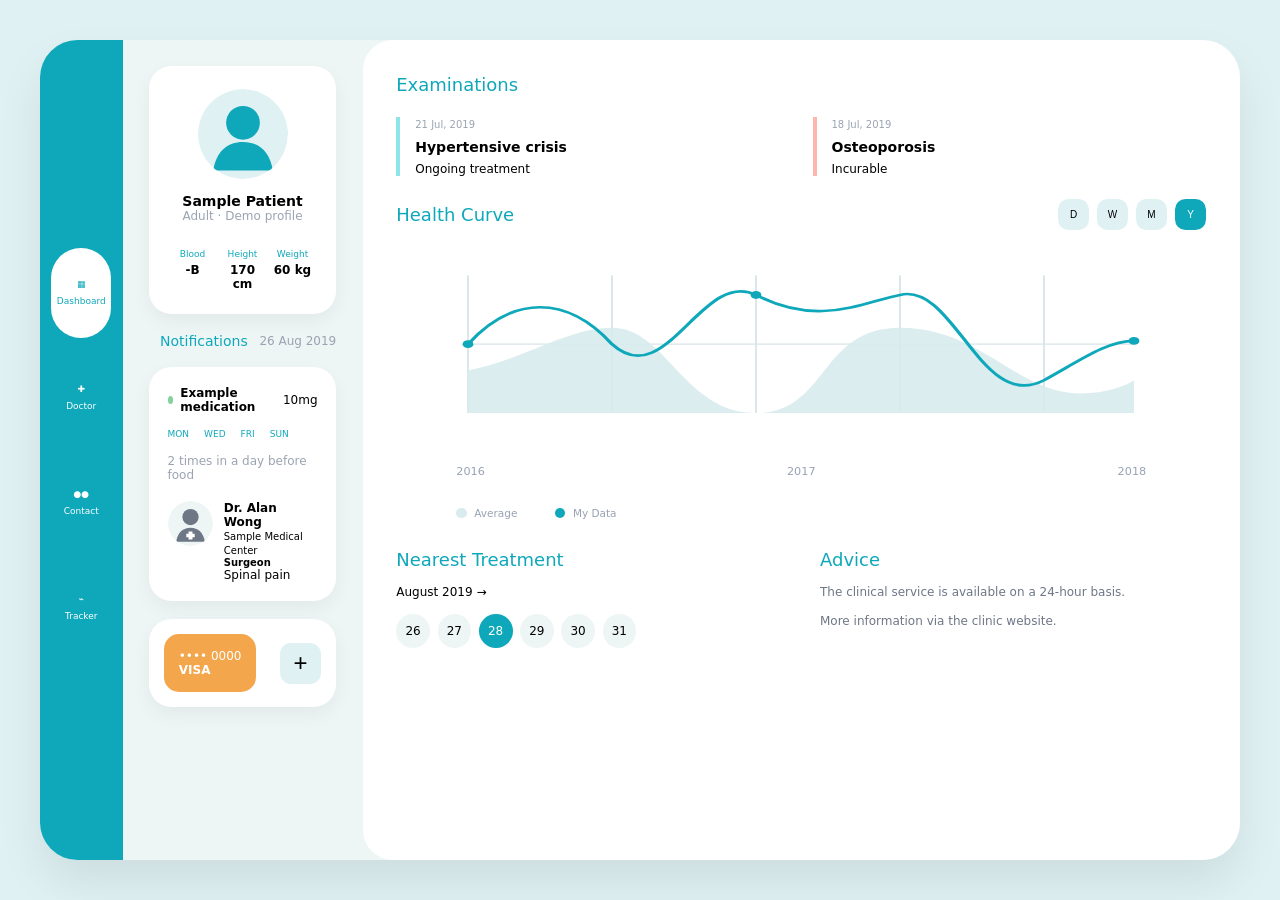
<file: index.html>
<!DOCTYPE html>
<html lang="en">

<head>

<meta charset="UTF-8">
<meta name="viewport" content="width=device-width, initial-scale=1.0">

<title>Medical Dashboard</title>

<link rel="stylesheet"
      href="style.css">

</head>

<body>

<div class="app-container">

    <section class="app-shell">

        <!-- SIDEBAR -->

        <aside class="sidebar">

        <div class="sidebar-top">

            <!-- logo -->

        </div>

        <div class="sidebar-menu">
            <a href="index.html" class="nav-item active" data-page="dashboard">
                <span class="nav-icon" aria-hidden="true">▦</span>
                <span>Dashboard</span>
            </a>

            <a href="doctor.html" class="nav-item" data-page="doctor">
                <span class="nav-icon" aria-hidden="true">✚</span>
                <span>Doctor</span>
            </a>

            <a href="contact.html" class="nav-item" data-page="contact">
                <span class="nav-icon" aria-hidden="true">●●</span>
                <span>Contact</span>
            </a>

            <a href="tracker.html" class="nav-item" data-page="tracker">
                <span class="nav-icon" aria-hidden="true">⌁</span>
                <span>Tracker</span>
            </a>
        </div>

        <div class="sidebar-bottom">

            <!-- logo -->

        </div>

        </aside>

        <!-- LEFT PANEL -->

        <div class="left-panel">

            <!-- PROFILE -->

            <div class="card profile-card">

                <img
                    src="assets/patient-avatar.svg"
                    alt="avatar">

                <h3>Sample Patient</h3>

                <p>Adult · Demo profile</p>

                <div class="profile-stats">

                    <div>
                        <span>Blood</span>
                        <strong>-B</strong>
                    </div>

                    <div>
                        <span>Height</span>
                        <strong>170 cm</strong>
                    </div>

                    <div>
                        <span>Weight</span>
                        <strong>60 kg</strong>
                    </div>

                </div>

            </div>

            <!-- NOTIFICATIONS -->
            <div class="section-header">

                <h3>Notifications</h3>
                <span>26 Aug 2019</span>

            </div>

            <div class="card notifications">

                <div class="medicine">

                    <div class="medicine-top">

                        <span class="green-dot"></span>

                        <h4>Example medication</h4>

                        <span>10mg</span>

                    </div>

                    <div class="weekdays">

                        <span>MON</span>
                        <span>WED</span>
                        <span>FRI</span>
                        <span>SUN</span>

                    </div>

                    <p>
                        2 times in a day before food
                    </p>

                </div>

                <div class="doctor">

                    <img src="assets/clinician-avatar.svg" alt="Doctor portrait">

                    <div>

                        <h4>Dr. Alan Wong</h4>

                        <small>
                            Sample Medical Center
                        </small>

                        <h5>Surgeon</h5>

                        <p>Spinal pain</p>

                    </div>

                </div>

            </div>

            <!-- PAYMENT -->

            <div class="card payment">

                <div class="credit-card">

                    <p>•••• 0000</p>
                    <strong>VISA</strong>

                </div>

                <button class="add-card">
                    +
                </button>

            </div>

        </div>

        <!-- RIGHT PANEL -->

        <div class="right-panel">

            <!-- EXAMINATIONS -->

            <section class="examinations">

                <div class="section-header">

                    <h2>Examinations</h2>

                </div>

                <div class="exam-grid">

                    <div class="exam-card cyan clickable-card" data-exam="hypertension">

                        <small>21 Jul, 2019</small>

                        <h3>Hypertensive crisis</h3>

                        <p>Ongoing treatment</p>

                    </div>

                    <div class="exam-card pink clickable-card" data-exam="osteoporosis">

                        <small>18 Jul, 2019</small>

                        <h3>Osteoporosis</h3>

                        <p>Incurable</p>

                    </div>

                </div>

            </section>

            <!-- HEALTH -->

            <section class="health">

                <div class="section-header">

                    <h2>Health Curve</h2>

                    <div class="periods">

                        <button class="period-btn">D</button>
                        <button class="period-btn">W</button>
                        <button class="period-btn">M</button>
                        <button class="period-btn active">Y</button>

                    </div>

                </div>

                <div class="chart">

                    <svg
                        class="health-chart"
                        viewBox="0 0 900 320"
                        preserveAspectRatio="none">

                        <!-- Grid -->

                        <g class="grid">

                            <line x1="80" y1="40" x2="80" y2="250"/>
                            <line x1="240" y1="40" x2="240" y2="250"/>
                            <line x1="400" y1="40" x2="400" y2="250"/>
                            <line x1="560" y1="40" x2="560" y2="250"/>
                            <line x1="720" y1="40" x2="720" y2="250"/>

                            <line x1="80" y1="145" x2="820" y2="145"/>

                        </g>

                        <!-- Background Area -->

                        <path
                            class="area-wave"
                            d="
                            M80 185
                            C140 170 190 120 240 120
                            C300 120 320 250 400 250
                            C480 250 470 120 560 120
                            C650 120 690 220 760 220
                            C800 220 820 200 820 200

                            L820 250
                            L80 250
                            Z"/>

                        <!-- Main Line -->

                        <path
                            class="health-line"
                            d="
                            M80 145

                            C130 70
                            190 70
                            240 145

                            C300 220
                            340 30
                            400 70

                            C470 120
                            520 80
                            560 70

                            C620 50
                            650 250
                            720 200

                            C760 170
                            790 140
                            820 140"/>

                        <!-- Data Points -->

                        <circle cx="80" cy="145" r="6"/>
                        <circle cx="400" cy="70" r="6"/>
                        <circle cx="820" cy="140" r="6"/>

                    </svg>

                    <!-- Axis -->

                    <div class="chart-years">

                        <span>2016</span>
                        <span>2017</span>
                        <span>2018</span>

                    </div>

                    <!-- Legend -->

                    <div class="chart-legend">

                        <div class="legend-item">

                            <span class="legend-dot avg"></span>
                            Average

                        </div>

                        <div class="legend-item">

                            <span class="legend-dot mydata"></span>
                            My Data

                        </div>

                    </div>

                </div>

            </section>

            <!-- BOTTOM -->

            <section class="bottom-grid">

                <div class="calendar">

                    <h2>Nearest Treatment</h2>

                    <div class="month">
                        August 2019 →
                    </div>

                    <div class="days">

                        <span class="day">26</span>
                        <span class="day">27</span>
                        <span class="day active">28</span>
                        <span class="day">29</span>
                        <span class="day">30</span>
                        <span class="day">31</span>

                    </div>

                </div>

                <div class="advice">

                    <h2>Advice</h2>

                    <p>
                        The clinical service is available
                        on a 24-hour basis.
                    </p>

                    <p>
                        More information via the
                        clinic website.
                    </p>

                </div>

            </section>

        </div>

    </section>

</div>

</body>

</html>
</file>
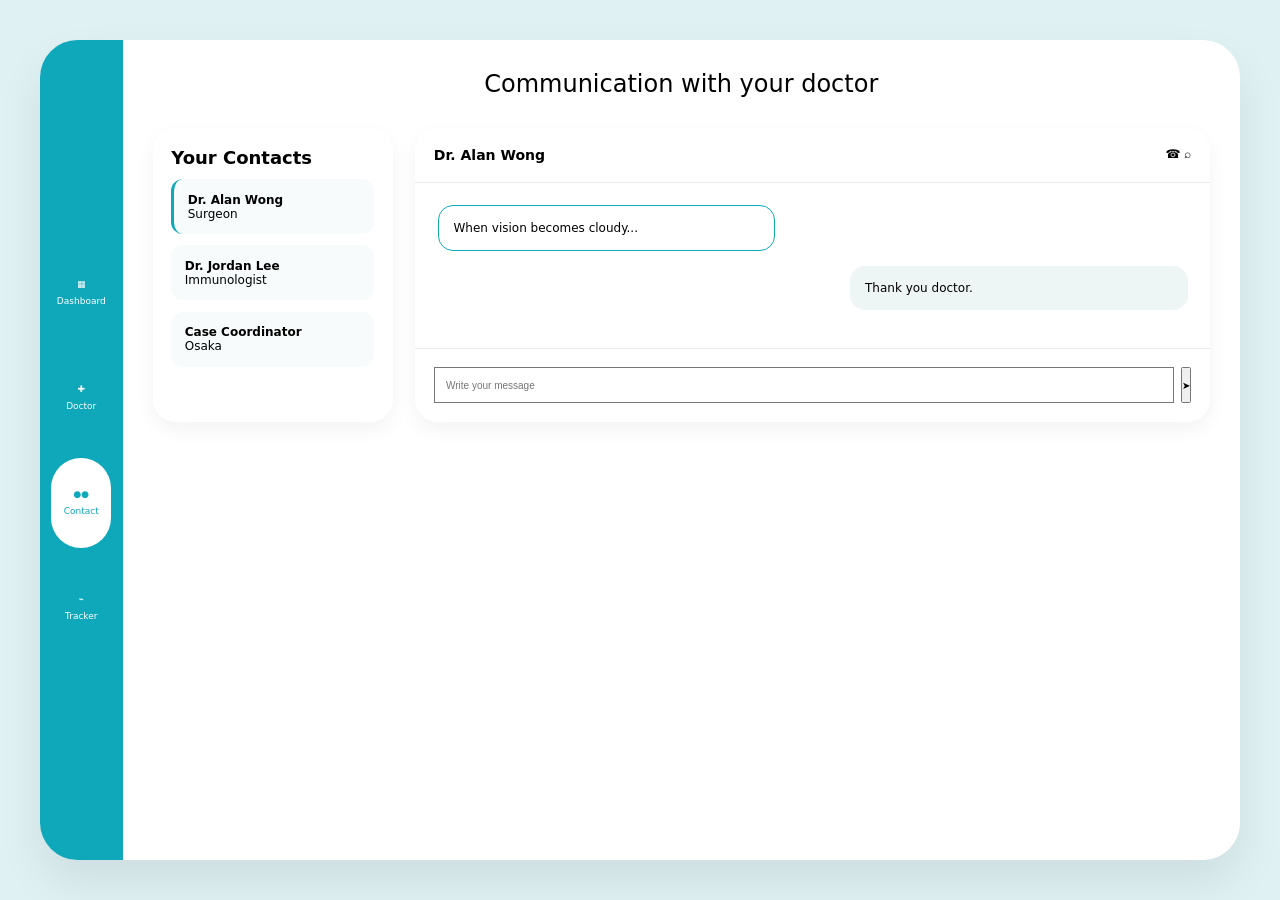
<file: contact.html>
<!DOCTYPE html>
<html lang="en">
<head>

<meta charset="UTF-8">
<meta name="viewport"
content="width=device-width, initial-scale=1.0">

<title>Doctor Communication</title>

<link rel="stylesheet" href="style.css">

</head>

<body>

<div class="app-container">

<div class="app-shell">

<aside class="sidebar">

<div class="sidebar-top"></div>

<div class="sidebar-menu">

<a href="index.html" class="nav-item">
<span class="nav-icon" aria-hidden="true">▦</span>
<span>Dashboard</span>
</a>

<a href="doctor.html" class="nav-item">
<span class="nav-icon" aria-hidden="true">✚</span>
<span>Doctor</span>
</a>

<a href="contact.html" class="nav-item active">
<span class="nav-icon" aria-hidden="true">●●</span>
<span>Contact</span>
</a>

<a href="tracker.html" class="nav-item">
<span class="nav-icon" aria-hidden="true">⌁</span>
<span>Tracker</span>
</a>

</div>

<div class="sidebar-bottom"></div>

</aside>

<div class="contact-page">

<h1>Communication with your doctor</h1>

<div class="contact-layout">

<div class="contacts-panel card">

<h2>Your Contacts</h2>

<div class="contact-user active-contact">
<h4>Dr. Alan Wong</h4>
<p>Surgeon</p>
</div>

<div class="contact-user">
<h4>Dr. Jordan Lee</h4>
<p>Immunologist</p>
</div>

<div class="contact-user">
<h4>Case Coordinator</h4>
<p>Osaka</p>
</div>

</div>

<div class="chat-panel card">

<div class="chat-header">

<h3>Dr. Alan Wong</h3>

<div>
<span aria-hidden="true">☎</span>
<span aria-hidden="true">⌕</span>
</div>

</div>

<div class="chat-area">

<div class="message incoming">
When vision becomes cloudy...
</div>

<div class="message outgoing">
Thank you doctor.
</div>

</div>

<div class="chat-input">

<input
type="text"
placeholder="Write your message">

<button>
<span aria-hidden="true">➤</span>
</button>

</div>

</div>

</div>

</div>

</div>

</div>

</body>
</html>
</file>
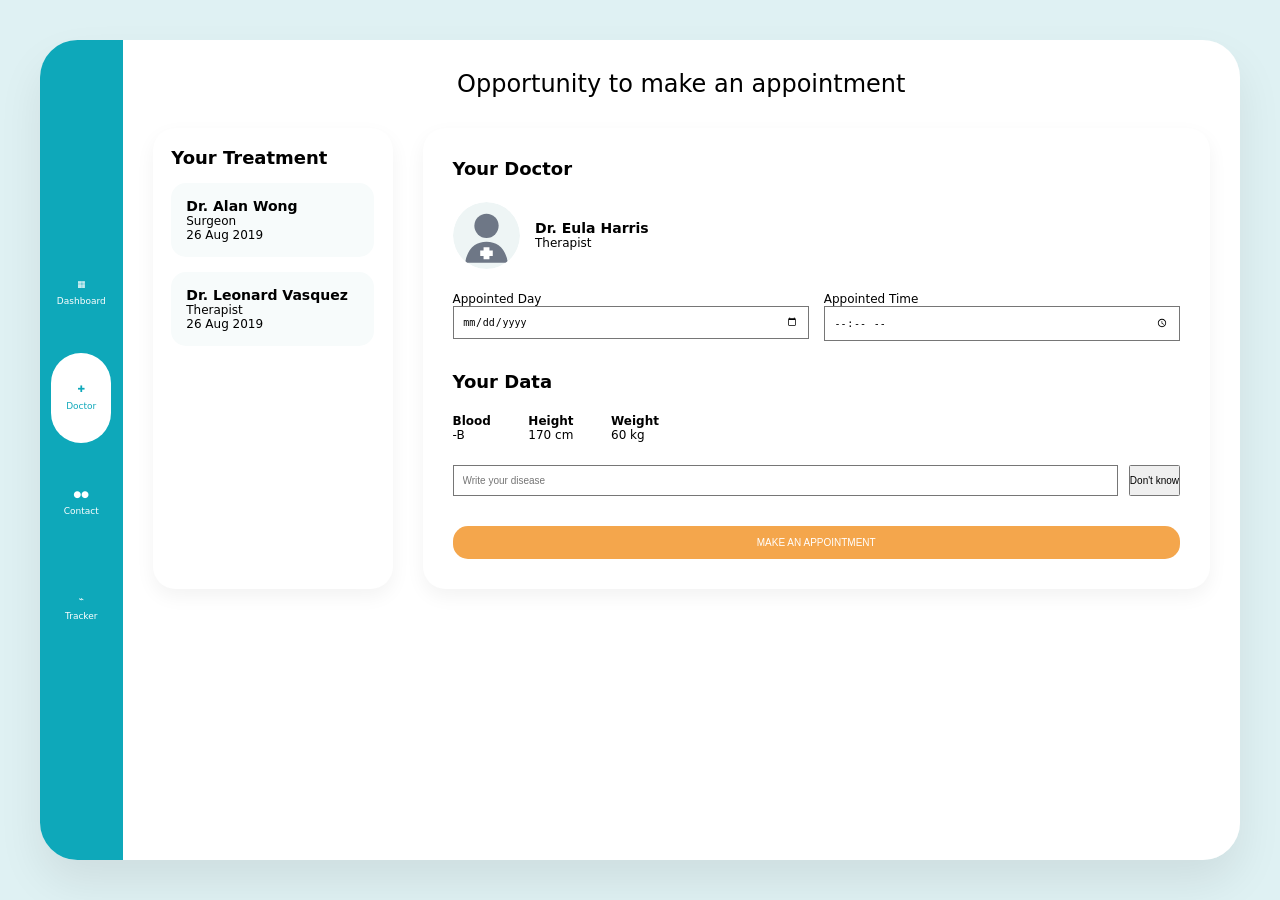
<file: doctor.html>
<!DOCTYPE html>
<html lang="en">
<head>
<meta charset="UTF-8">
<meta name="viewport" content="width=device-width, initial-scale=1.0">

<title>Doctor Appointment</title>

<link rel="stylesheet" href="style.css">
</head>

<body>

<div class="app-container">

<div class="app-shell">

<aside class="sidebar">

<div class="sidebar-top"></div>

<div class="sidebar-menu">

<a href="index.html" class="nav-item">
<span class="nav-icon" aria-hidden="true">▦</span>
<span>Dashboard</span>
</a>

<a href="doctor.html" class="nav-item active">
<span class="nav-icon" aria-hidden="true">✚</span>
<span>Doctor</span>
</a>

<a href="contact.html" class="nav-item">
<span class="nav-icon" aria-hidden="true">●●</span>
<span>Contact</span>
</a>

<a href="tracker.html" class="nav-item">
<span class="nav-icon" aria-hidden="true">⌁</span>
<span>Tracker</span>
</a>

</div>

<div class="sidebar-bottom"></div>

</aside>

<div class="doctor-page">

<h1>Opportunity to make an appointment</h1>

<div class="doctor-layout">

<div class="treatment-list card">

<h2>Your Treatment</h2>

<div class="treatment-card">
<h3>Dr. Alan Wong</h3>
<p>Surgeon</p>
<p>26 Aug 2019</p>
</div>

<div class="treatment-card">
<h3>Dr. Leonard Vasquez</h3>
<p>Therapist</p>
<p>26 Aug 2019</p>
</div>

</div>

<div class="appointment-panel card">

<h2>Your Doctor</h2>

<div class="doctor-profile">

<img src="assets/clinician-avatar.svg">

<div>
<h3>Dr. Eula Harris</h3>
<p>Therapist</p>
</div>

</div>

<div class="appointment-grid">

<div>
<label>Appointed Day</label>
<input type="date">
</div>

<div>
<label>Appointed Time</label>
<input type="time">
</div>

</div>

<h2>Your Data</h2>

<div class="patient-data">

<div><strong>Blood</strong><span>-B</span></div>
<div><strong>Height</strong><span>170 cm</span></div>
<div><strong>Weight</strong><span>60 kg</span></div>

</div>

<div class="disease-box">

<input
type="text"
placeholder="Write your disease">

<button>
Don't know
</button>

</div>

<button class="appointment-btn">
MAKE AN APPOINTMENT
</button>

</div>

</div>

</div>

</div>

</div>

</body>
</html>
</file>
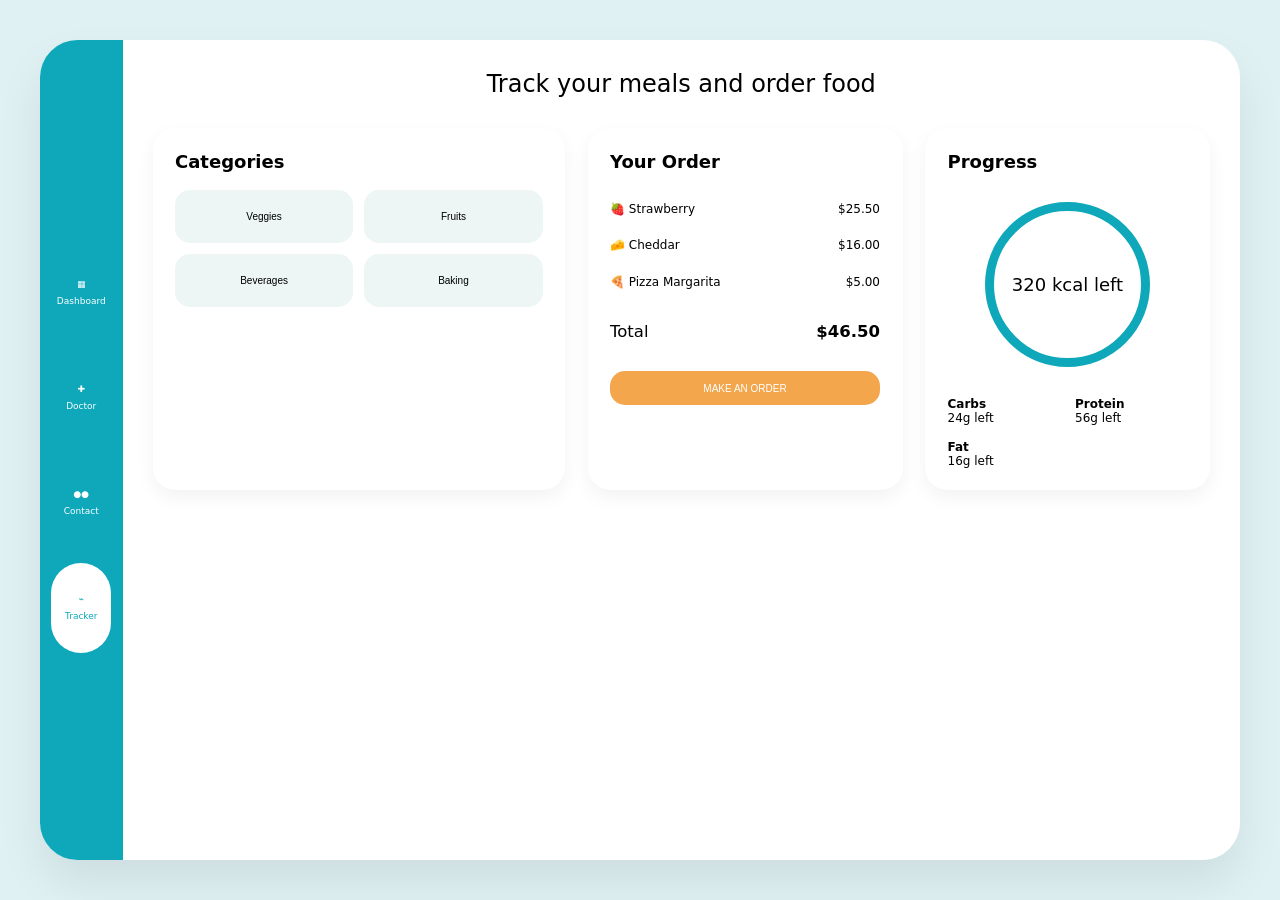
<file: tracker.html>
<!DOCTYPE html>
<html lang="en">
<head>

<meta charset="UTF-8">
<meta name="viewport"
content="width=device-width, initial-scale=1.0">

<title>Meal Tracker</title>

<link rel="stylesheet" href="style.css">

</head>

<body>

<div class="app-container">

<div class="app-shell">

<aside class="sidebar">

<div class="sidebar-top"></div>

<div class="sidebar-menu">

<a href="index.html" class="nav-item">
<span class="nav-icon" aria-hidden="true">▦</span>
<span>Dashboard</span>
</a>

<a href="doctor.html" class="nav-item">
<span class="nav-icon" aria-hidden="true">✚</span>
<span>Doctor</span>
</a>

<a href="contact.html" class="nav-item">
<span class="nav-icon" aria-hidden="true">●●</span>
<span>Contact</span>
</a>

<a href="tracker.html" class="nav-item active">
<span class="nav-icon" aria-hidden="true">⌁</span>
<span>Tracker</span>
</a>

</div>

<div class="sidebar-bottom"></div>

</aside>

<div class="tracker-page">

<h1>Track your meals and order food</h1>

<div class="tracker-layout">

<div class="categories card">

<h2>Categories</h2>

<div class="category-grid">

<button>Veggies</button>
<button>Fruits</button>
<button>Beverages</button>
<button>Baking</button>

</div>

</div>

<div class="order-panel card">

<h2>Your Order</h2>

<ul>

<li>🍓 Strawberry <span>$25.50</span></li>

<li>🧀 Cheddar <span>$16.00</span></li>

<li>🍕 Pizza Margarita <span>$5.00</span></li>

</ul>

<div class="total-price">

<span>Total</span>
<strong>$46.50</strong>

</div>

<button class="appointment-btn">
MAKE AN ORDER
</button>

</div>

<div class="tracker-summary card">

<h2>Progress</h2>

<div class="progress-circle">
320 kcal left
</div>

<div class="nutrition-grid">

<div>
<h4>Carbs</h4>
<p>24g left</p>
</div>

<div>
<h4>Protein</h4>
<p>56g left</p>
</div>

<div>
<h4>Fat</h4>
<p>16g left</p>
</div>

</div>

</div>

</div>

</div>

</div>

</div>

</body>
</html>
</file>
<file: style.css>
:root{

    --primary:#0ea8ba;
    --bg:#dff1f3;
    --card:#ffffff;
    --text:#222c45;
    --muted:#9aa4b2;

    /*
     * Display scale factor — reduce to fit smaller screens.
     * Examples:
     *   1.00  →  full size (1920×1080)
     *   0.75  →  7" 1024×600 Raspberry Pi
     *   0.65  →  small tablets
    */
    --ui-scale: 0.75;
}

*{
    margin:0;
    padding:0;
    box-sizing:border-box;
}

body{

    font-family:system-ui,-apple-system,BlinkMacSystemFont,'Segoe UI',sans-serif;

    background:#dff1f3;

    min-height:100vh;

    display:flex;
    justify-content:center;
    align-items:center;

    padding:40px;
}

.app-container{

    width:100%;
    max-width:1600px;
    zoom:var(--ui-scale);
}

/* APP */

.app-shell{

    /* margin:60px; */

    background:#edf5f5;

    border-radius:50px;

    overflow:hidden;

    display:grid;

    grid-template-columns:
        110px
        350px
        1fr;

    /* Ensure the grid is always tall enough for the sidebar's
       space-between centering to work at any zoom level.
       80px = body padding-top (40px) + padding-bottom (40px). */
    min-height:calc((100vh - 80px) / var(--ui-scale));

    box-shadow:
        0 30px 60px rgba(0,0,0,.08);
}

/* SIDEBAR */

.sidebar{

    display:flex;

    flex-direction:column;

    justify-content:space-between;

    align-items:center;

    background:var(--primary);

    padding:30px 0;

}

.sidebar-top,
.sidebar-bottom{

    flex:1;

}

.sidebar-menu{


    display:flex;

    flex-direction:column;

    gap:20px;

}

.nav-item{

    width:80px;
    height:120px;

    border-radius:40px;

    text-decoration:none;

    color:white;

    display:flex;
    flex-direction:column;

    justify-content:center;
    align-items:center;

    gap:10px;

    /* margin-bottom:25px; */
}

.nav-item.active{

    background:white;
    color:var(--primary);
}

.nav-item span{

    font-size:12px;
}

/* LEFT PANEL */

.left-panel{

    padding:35px;
}

.card{

    background:white;

    border-radius:30px;

    box-shadow:
        0 10px 25px rgba(0,0,0,.05);

    margin-bottom:25px;
}

.profile-card{

    text-align:center;
    padding:30px;
}

.profile-card img{

    width:120px;
    height:120px;

    border-radius:50%;
}

.profile-card h3{

    margin-top:15px;
}

.profile-card p{

    color:var(--muted);
}

.profile-stats{

    margin-top:30px;

    display:grid;

    grid-template-columns:repeat(3,1fr);

    gap:10px;

    text-align:center;
}

.profile-stats span{

    font-size:12px;
    color:var(--primary);
}

.profile-stats strong{

    display:block;
    margin-top:5px;
}

.notifications{

    padding:25px;
}

.section-header{

    display:flex;
    justify-content:space-between;
    align-items:center;

    margin-bottom:25px;

    /* padding-left:25px; */
    /* padding-right:25px; */
}

.section-header span{

    color:var(--muted);
}

.green-dot{

    width:10px;
    height:10px;

    border-radius:50%;

    background:#84d39d;
}

.medicine p{
    color:var(--muted);
}

.medicine-top{

    display:flex;
    align-items:center;
    gap:10px;
}

.weekdays{

    display:flex;
    gap:20px;

    margin:20px 0;

    color:var(--primary);

    font-size:12px;
}

.doctor{

    display:flex;
    gap:15px;

    margin-top:25px;
}

.doctor img{

    width:60px;
    height:60px;

    border-radius:50%;
}

.payment{

    padding:20px;

    display:flex;
    justify-content:space-between;
    align-items:center;
}

.credit-card{

    background:#f4a64c;
    color:white;

    padding:20px;

    border-radius:20px;
}

.add-card{

    width:55px;
    height:55px;

    border:none;

    border-radius:15px;

    background:#dff1f3;

    font-size:32px;
}

/* RIGHT PANEL */

.right-panel{

    background:white;

    border-radius:40px 0 0 40px;

    padding:45px;
}

.examinations h2,
.health h2,
.calendar h2,
.advice h2{

    color:var(--primary);
    font-weight:500;
}

.section-header h3 {
    color:var(--primary);
    padding-left:15px;
    font-weight:lighter;
}

.section-header h2,
.section-header h3{

    color:var(--primary);

    font-weight:500;

}

.exam-grid{

    display:grid;
    grid-template-columns:1fr 1fr;

    gap:30px;

    margin-top:30px;
    margin-bottom:30px;
}

.exam-card{

    padding-left:20px;
    border-left:6px solid;
}

.exam-card.cyan{
    border-color:#8de4e9;
}

.exam-card.pink{
    border-color:#ffb6ae;
}

.exam-card small{

    color:var(--muted);
}

.exam-card h3{

    margin:10px 0;
}

.chart{

    position:relative;

    height:360px;

    margin-top:25px;
}

.health-chart{

    width:100%;
    height:280px;
}

/* GRID */

.grid line{

    stroke:#d9e5e7;
    stroke-width:2;
}

/* AREA */

.area-wave{

    fill:#d8ebee;
    opacity:.9;
}

/* MAIN CURVE */

.health-line{

    fill:none;

    stroke:#0ea8ba;

    stroke-width:4;

    stroke-linecap:round;
    stroke-linejoin:round;
}

/* POINTS */

.health-chart circle{

    fill:#0ea8ba;
}

/* YEARS */

.chart-years{

    position:absolute;
    left:80px;
    right:80px;

    bottom:55px;

    display:flex;
    justify-content:space-between;

    color:#98a2b3;

    font-size:15px;
}

/* LEGEND */

.chart-legend{

    position:absolute;

    left:80px;

    bottom:0;

    display:flex;

    gap:50px;
}

.legend-item{

    display:flex;
    align-items:center;

    gap:10px;

    color:#98a2b3;

    font-size:14px;
}

.legend-dot{

    width:14px;
    height:14px;

    border-radius:50%;
}

.legend-dot.avg{

    background:#d8ebee;
}

.legend-dot.mydata{

    background:#0ea8ba;
}

.periods{

    display:flex;
    gap:10px;
}

button,
a,
.card{

    transition:0.3s ease;

}

.periods button{

    width:42px;
    height:42px;

    border:none;

    border-radius:14px;

    background:#dff1f3;
}

.periods button:hover{

    background:#cfecef;

}

.periods .active{

    background:var(--primary);
    color:white;
}

.bottom-grid{

    display:grid;
    grid-template-columns:1fr 1fr;

    gap:50px;

    margin-top:40px;
}

.month{

    margin:20px 0;
}

.days{

    display:flex;
    flex-wrap:wrap;
    gap:10px;
}

.days span{

    width:45px;
    height:45px;

    border-radius:50%;

    display:flex;
    align-items:center;
    justify-content:center;

    background:#eef5f5;
}

.days .active{

    background:var(--primary);
    color:white;
}

.advice p{

    margin-top:20px;
    color:#6e7786;
}

/* RESPONSIVE */

@media(max-width:1400px){

    .app-shell{

        grid-template-columns:

            110px

            320px

            1fr;

    }

    .sidebar-menu{
        
        display:flex;

        flex-direction:column;

        gap:20px;

    }
}

@media(max-width:1000px){

    .app-shell{

        grid-template-columns:1fr;
    }

    .sidebar{

        flex-direction:row;

        justify-content:center;

        padding:20px;
    }

    .sidebar-top,
    .sidebar-bottom{

        display:none;

    }

    .left-panel,
    .right-panel{
        
        width:100%;
    }
    .right-panel{

        border-radius:0;

    }

    .sidebar-menu{

        display:flex;

        flex-direction:row;

        gap:20px;

    }
    
    .nav-item{

        width:60px;

        height:80px;

    }

    .nav-item span{

        font-size:10px;

    }

}



.nav-item{
    cursor:pointer;
    transition:.3s;
}

.nav-item:hover{

    transform:translateY(-2px);
}

.clickable-card{

    cursor:pointer;

    transition:.3s;
}

.clickable-card:hover{

    transform:translateY(-4px);

    box-shadow:
        0 15px 30px rgba(0,0,0,.08);
}

.clickable-card.selected{

    background:#f4fcfd;
}

.period-btn{

    cursor:pointer;

    transition:.3s;
}

.day{

    cursor:pointer;

    transition:.3s;
}

.day:hover{

    background:#d5f1f4;
}

.day.active{

    background:#0ea8ba;

    color:white;
}

.exam-card.selected{

    border-width:8px;
}

/* ===================================
   SUB-PAGE STYLES (doctor, contact, tracker)
====================================*/

/* -----------------------------------
   COMMON PAGE LAYOUT
------------------------------------*/

.doctor-page,
.contact-page,
.tracker-page{

    grid-column:2 / -1;

    width:100%;
    padding:40px;
    background:white;
    overflow:auto;
}

.doctor-page h1,
.contact-page h1,
.tracker-page h1{

    text-align:center;
    margin-bottom:40px;
    font-weight:400;
}

/* -----------------------------------
   DOCTOR PAGE
------------------------------------*/

.doctor-layout{

    display:grid;

    grid-template-columns:

        minmax(260px,320px)

        minmax(0,1fr);

    gap:40px;

}

.treatment-list{

    padding:25px;
}

.treatment-card{

    background:#f7fbfb;
    border-radius:20px;
    padding:20px;
    margin-top:20px;
}

.appointment-panel{

    padding:40px;
}

.doctor-profile{

    display:flex;
    align-items:center;
    gap:20px;
    margin:30px 0;
}

.doctor-profile img{

    width:90px;
    height:90px;
    border-radius:50%;
}

.appointment-grid{

    display:grid;
    grid-template-columns:1fr 1fr;
    gap:20px;
    margin-bottom:40px;
}

.appointment-grid input{

    width:100%;
    padding:12px;
}

input,
select,
textarea{

    width:100%;

    box-sizing:border-box;

}

.patient-data{

    display:flex;
    gap:50px;
    margin:30px 0;
}

.patient-data div{

    display:flex;
    flex-direction:column;
}

.disease-box{

    display:flex;
    gap:15px;
    margin-top:25px;
}

.disease-box input{

    flex:1;
    padding:12px;
}

.appointment-btn{

    margin-top:40px;
    background:#f4a64c;
    color:white;
    border:none;
    border-radius:20px;
    padding:15px 30px;
    cursor:pointer;
    width:100%;
    box-sizing:border-box;
}

/* -----------------------------------
   CONTACT PAGE
------------------------------------*/

.contact-layout{

    display:grid;

    grid-template-columns:

        minmax(260px,320px)

        minmax(0,1fr);
    gap:30px;
}

.contacts-panel{

    padding:25px;
}

.contact-user{

    padding:18px;
    border-radius:16px;
    background:#f7fbfb;
    margin-top:15px;
}

.active-contact{

    border-left:5px solid var(--primary);
}

.chat-panel{

    display:flex;
    flex-direction:column;
    min-width:0;
}

.chat-header{

    padding:25px;
    border-bottom:1px solid #e6ecec;

    display:flex;
    justify-content:space-between;
}

.chat-area{

    flex:1;
    padding:30px;
    overflow-wrap:break-word;
}

.message{

    max-width:min(450px,90%);
    padding:20px;
    border-radius:20px;
    margin-bottom:20px;
}

.incoming{

    border:2px solid var(--primary);
}

.outgoing{

    margin-left:auto;
    background:#edf5f5;
}

.chat-input{

    padding:25px;
    display:flex;
    gap:10px;
    border-top:1px solid #e6ecec;
}

.chat-input input{

    flex:1;
    padding:15px;
}

/* -----------------------------------
   TRACKER PAGE
------------------------------------*/

.tracker-layout{

    display:grid;

    grid-template-columns:

        minmax(250px,1fr)

        minmax(280px,420px)

        minmax(280px,380px);

    gap:30px;
}

.categories,
.order-panel,
.tracker-summary{

    padding:30px;
}

.category-grid{

    display:grid;
    grid-template-columns:repeat(2,1fr);
    gap:15px;
    margin-top:25px;
}

.category-grid button{

    height:70px;
    border:none;
    border-radius:20px;
    background:#edf5f5;
}

.order-panel ul{

    list-style:none;
    margin:25px 0;
}

.order-panel li{

    display:flex;
    justify-content:space-between;
    padding:15px 0;
}

.total-price{

    display:flex;
    justify-content:space-between;
    margin-top:30px;
    font-size:22px;
}

.progress-circle{

    width:min(220px,70vw);

    height:min(220px,70vw);

    border:12px solid var(--primary);

    border-radius:50%;

    margin:40px auto;

    display:flex;
    align-items:center;
    justify-content:center;

    font-size:24px;
}

.nutrition-grid{

    display:grid;

    grid-template-columns:

        repeat(auto-fit,minmax(120px,1fr));

    gap:20px;
}

@media(max-width:1200px){

    .tracker-layout,
    .doctor-layout,
    .contact-layout{

        grid-template-columns:1fr;
    }
}

@media(max-width:768px){

    .appointment-grid{
        grid-template-columns:1fr;
    }

    .patient-data{
        flex-direction:column;
        gap:20px;
    }

    .disease-box{
        flex-direction:column;
    }

    .chat-header{
        flex-direction:column;
        gap:15px;
    }
}

.appointment-panel,
.chat-panel,
.tracker-summary{
    min-width:0;
}

@media(max-width:1000px){

    .doctor-page,
    .contact-page,
    .tracker-page{

        grid-column:1 / -1;
        padding:20px;

    }
}
</file>
